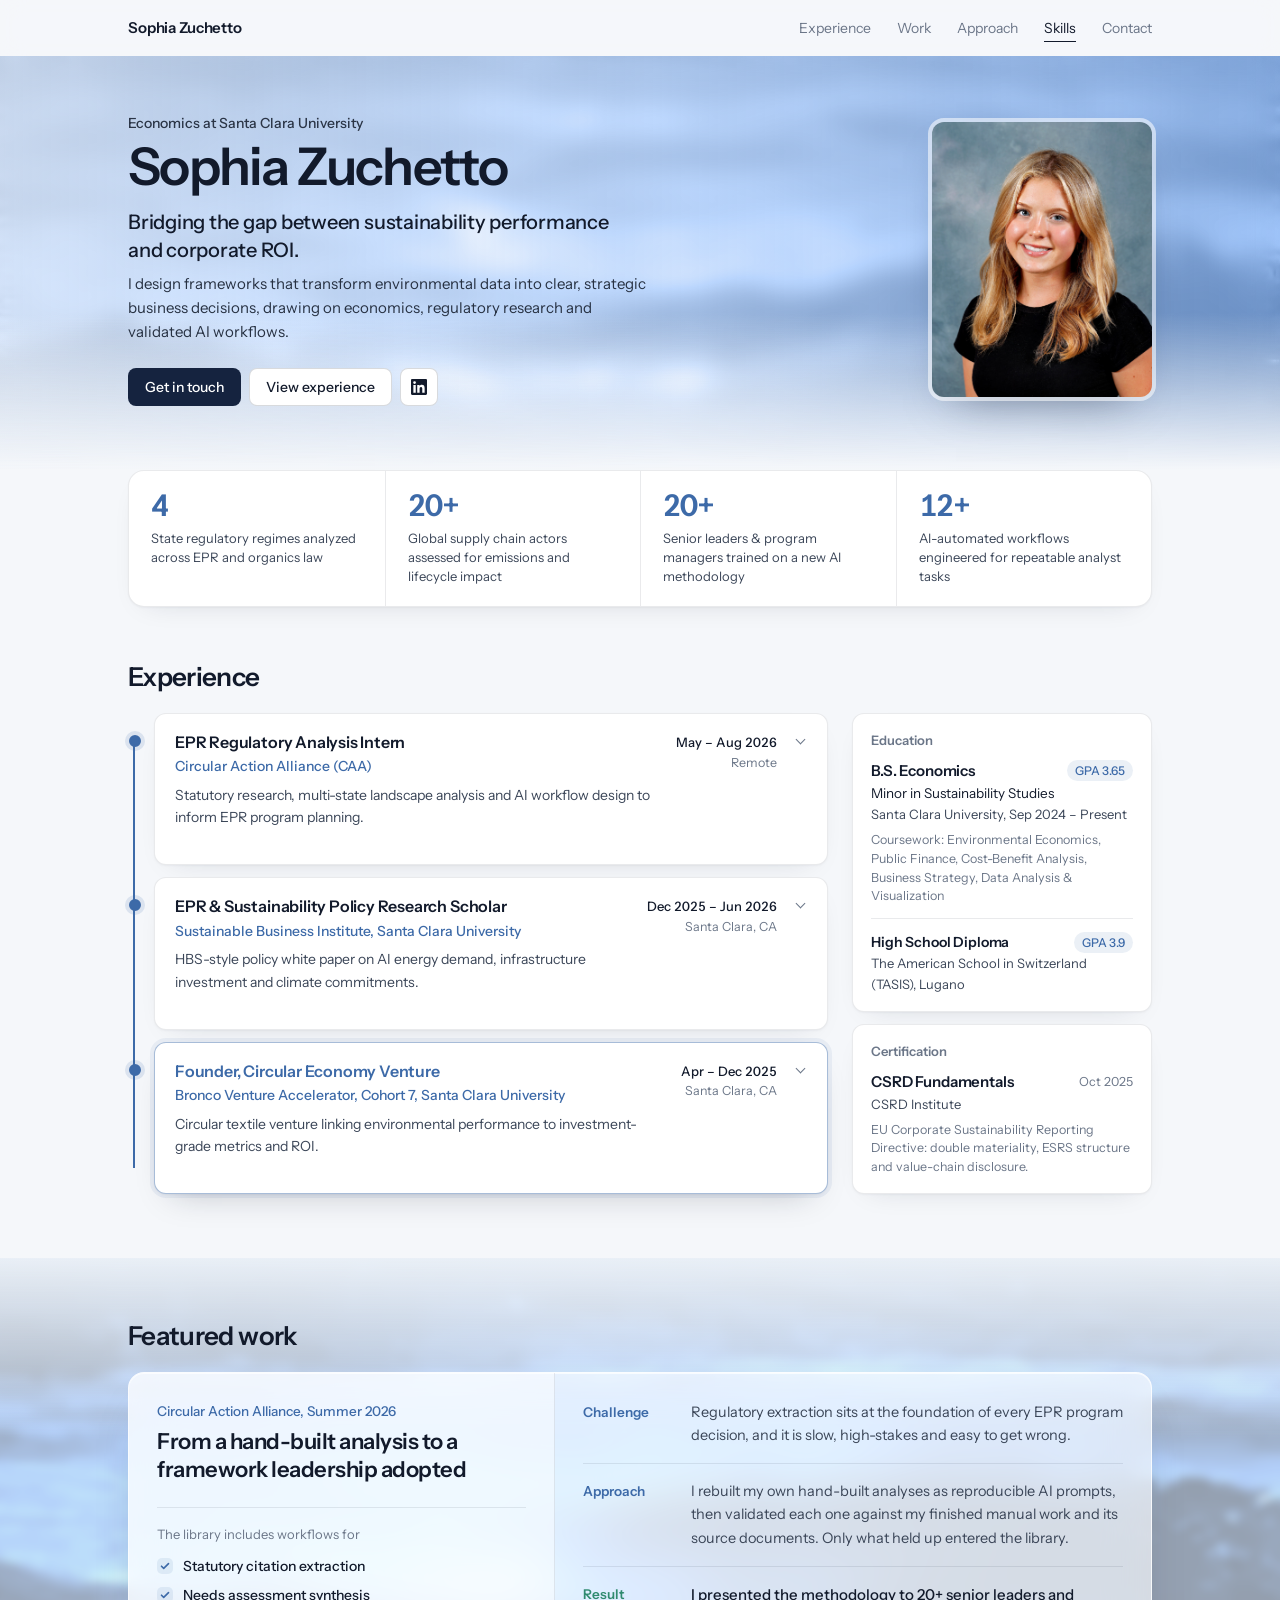
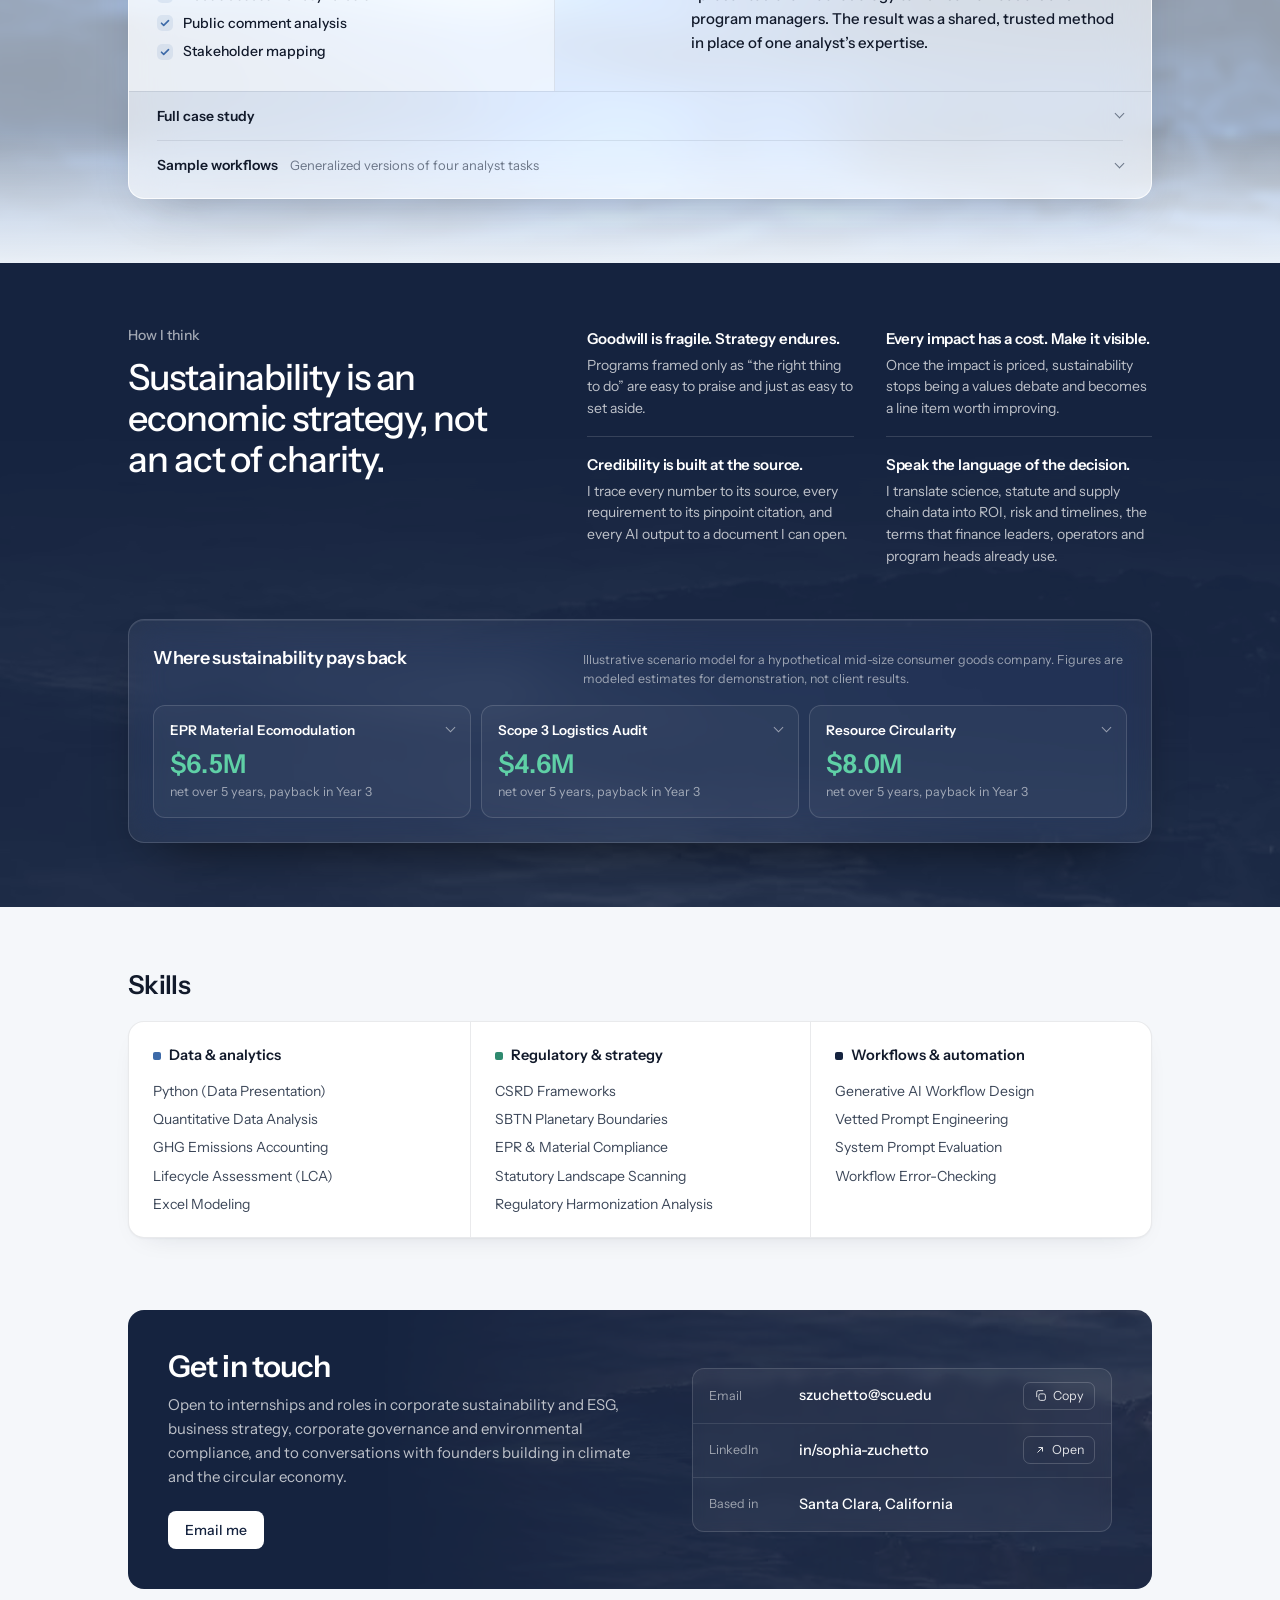
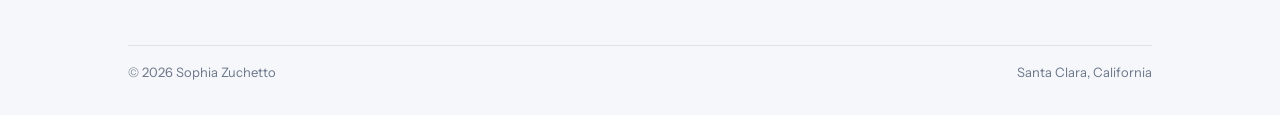
<file: index.html>
<!DOCTYPE html>
<html lang="en">
<head>
  <meta charset="UTF-8" />
  <meta name="viewport" content="width=device-width, initial-scale=1.0" />
  <title>Sophia Zuchetto · Sustainability, Strategy &amp; Regulatory Analysis</title>
  <meta name="description" content="Sophia Zuchetto: economics student at Santa Clara University bridging sustainability performance and corporate ROI through EPR and regulatory analysis, ESG frameworks, data analysis and validated AI workflows." />
  <meta name="theme-color" content="#f7f8fa" />

  <!-- Link previews (LinkedIn, email, messages) -->
  <meta property="og:type" content="website" />
  <meta property="og:url" content="https://sophiazuchetto.com/" />
  <meta property="og:title" content="Sophia Zuchetto · Sustainability, Strategy &amp; Regulatory Analysis" />
  <meta property="og:description" content="Bridging the gap between sustainability performance and corporate ROI." />
  <meta property="og:image" content="https://sophiazuchetto.com/assets/profile.jpg" />
  <meta name="twitter:card" content="summary" />
  <style>
/* =========================================================
   Sophia Zuchetto · personal site
   Plain static CSS, no framework. Design tokens are under :root.
   Page rhythm: paper → white panels → blue-tint band (work)
   → deep navy band (approach) → paper → contact panel.
   ========================================================= */

@font-face {
  font-family: "Instrument Sans";
  src: url("assets/fonts/instrument-sans.woff2") format("woff2");
  font-weight: 400 700;
  font-style: normal;
  font-display: swap;
}

:root {
  --paper: #f5f7fa;        /* page background */
  --surface: #ffffff;      /* panels */
  --tint: #e9eff6;         /* blue-grey band behind Selected work */
  --navy: #15233f;         /* dark band behind How I think */
  --ink: #121a2b;          /* headings */
  --text: #3b4658;         /* body copy */
  --muted: #6b7688;        /* dates, notes */
  --line: rgba(18, 26, 43, 0.09);
  --line-strong: rgba(18, 26, 43, 0.16);
  --steel: #3d6aa8;        /* main accent, matches the wave's tint */
  --steel-soft: rgba(61, 106, 168, 0.1);
  --euc: #2f8a6f;          /* secondary accent: results and savings */

  --radius-lg: 16px;       /* section-level panels */
  --radius: 12px;          /* cards inside sections */
  --radius-sm: 8px;        /* buttons, inner tiles */
  --shadow: 0 1px 2px rgba(18, 26, 43, 0.04), 0 10px 28px -18px rgba(18, 26, 43, 0.18);
  --shadow-hover: 0 1px 2px rgba(18, 26, 43, 0.05), 0 16px 32px -18px rgba(18, 26, 43, 0.26);

  --font: "Instrument Sans", ui-sans-serif, system-ui, -apple-system, "Segoe UI", Roboto, sans-serif;
  --mono: ui-monospace, SFMono-Regular, Menlo, Consolas, monospace;
  --ease: cubic-bezier(0.22, 1, 0.36, 1);
  --header-h: 56px;
}

/* ---------- Reset ---------- */
*, *::before, *::after { box-sizing: border-box; }
html { -webkit-text-size-adjust: 100%; background: var(--paper); }
body, h1, h2, h3, p, ul, ol, dl, dd, figure, pre { margin: 0; }
ul, ol { padding: 0; list-style: none; }
img, video, svg, canvas { display: block; max-width: 100%; }
button { font: inherit; color: inherit; }
a { color: inherit; }

body {
  background: var(--paper);
  color: var(--text);
  font-family: var(--font);
  font-size: 15px;
  line-height: 1.6;
  -webkit-font-smoothing: antialiased;
  -moz-osx-font-smoothing: grayscale;
  overflow-x: hidden;
}

::selection { background: rgba(61, 106, 168, 0.18); color: var(--ink); }
:focus-visible { outline: 2px solid var(--steel); outline-offset: 2px; border-radius: 6px; }

.skip-link {
  position: absolute; left: 16px; top: -56px; z-index: 100;
  padding: 8px 14px; border-radius: 6px;
  background: var(--ink); color: #fff; font-size: 14px; text-decoration: none;
  transition: top 0.2s var(--ease);
}
.skip-link:focus { top: 12px; }

.sr-only {
  position: absolute; width: 1px; height: 1px; padding: 0; margin: -1px;
  overflow: hidden; clip: rect(0, 0, 0, 0); white-space: nowrap; border: 0;
}

.container { width: 100%; max-width: 1080px; margin: 0 auto; padding: 0 28px; }
@media (max-width: 640px) { .container { padding: 0 16px; } }

.panel {
  background: var(--surface);
  border: 1px solid var(--line);
  border-radius: var(--radius-lg);
  box-shadow: var(--shadow);
}

.chevron {
  flex-shrink: 0; width: 7px; height: 7px;
  border-right: 1.5px solid currentColor; border-bottom: 1.5px solid currentColor;
  transform: translateY(-2px) rotate(45deg);
  transition: transform 0.3s var(--ease);
}
[aria-expanded="true"] .chevron { transform: translateY(1px) rotate(-135deg); }

.chip {
  display: inline-flex; align-items: center;
  padding: 1px 8px; border-radius: 999px;
  background: var(--steel-soft); color: var(--steel);
  font-size: 12px; font-weight: 500;
}

/* ---------- Header ---------- */
.site-header {
  position: sticky; top: 0; z-index: 50;
  background: rgba(245, 247, 250, 0.8);
  -webkit-backdrop-filter: saturate(160%) blur(12px);
  backdrop-filter: saturate(160%) blur(12px);
  transition: box-shadow 0.3s, background 0.3s;
}
.site-header.is-scrolled,
.site-header.menu-open { background: rgba(245, 247, 250, 0.94); box-shadow: 0 1px 0 var(--line); }

.nav { display: flex; align-items: center; justify-content: space-between; gap: 24px; height: var(--header-h); }
.brand { font-size: 15px; font-weight: 600; letter-spacing: -0.01em; color: var(--ink); text-decoration: none; }

.nav-links { display: none; align-items: center; gap: 26px; }
@media (min-width: 860px) { .nav-links { display: flex; } }
.nav-link { position: relative; padding: 4px 0; font-size: 14px; color: var(--muted); text-decoration: none; transition: color 0.2s; }
.nav-link::after {
  content: ""; position: absolute; left: 0; right: 0; bottom: -1px; height: 1.5px;
  background: var(--ink); transform: scaleX(0); transform-origin: left;
  transition: transform 0.3s var(--ease);
}
.nav-link:hover, .nav-link.is-active { color: var(--ink); }
.nav-link:hover::after, .nav-link.is-active::after { transform: scaleX(1); }

.menu-btn {
  display: inline-grid; place-content: center; gap: 5px;
  width: 36px; height: 36px; margin-right: -8px;
  border: 0; border-radius: 8px; background: transparent; cursor: pointer;
}
.menu-btn span { display: block; width: 18px; height: 1.5px; border-radius: 2px; background: var(--ink); transition: transform 0.25s var(--ease); }
.menu-btn[aria-expanded="true"] span:first-child { transform: translateY(3.25px) rotate(45deg); }
.menu-btn[aria-expanded="true"] span:last-child { transform: translateY(-3.25px) rotate(-45deg); }
@media (min-width: 860px) { .menu-btn { display: none; } }

.mobile-menu {
  display: flex; flex-direction: column; padding: 0 16px 12px;
  opacity: 0; transform: translateY(-6px);
  transition: opacity 0.2s, transform 0.2s var(--ease);
}
.mobile-menu.is-open { opacity: 1; transform: none; }
.mobile-menu[hidden] { display: none; }
@media (min-width: 860px) { .mobile-menu { display: none; } }
.mobile-menu a { padding: 11px 0; border-bottom: 1px solid var(--line); font-size: 15px; font-weight: 500; color: var(--ink); text-decoration: none; }
.mobile-menu a:last-child { border-bottom: 0; }

/* ---------- Buttons: slight lift, soft sheen, press ---------- */
.btn {
  position: relative;
  display: inline-flex; align-items: center; justify-content: center; gap: 7px;
  height: 38px; padding: 0 16px;
  overflow: hidden; isolation: isolate;
  border: 1px solid transparent; border-radius: var(--radius-sm);
  font-size: 14px; font-weight: 500; line-height: 1;
  text-decoration: none; white-space: nowrap; cursor: pointer;
  transition: transform 0.2s var(--ease), box-shadow 0.2s var(--ease), background 0.2s, border-color 0.2s, color 0.2s;
}
.btn::after {
  content: ""; position: absolute; inset: 0; z-index: -1; pointer-events: none;
  background: linear-gradient(110deg, transparent 35%, rgba(255, 255, 255, 0.22) 50%, transparent 65%);
  transform: translateX(-120%);
  transition: transform 0.7s var(--ease);
}
.btn:hover { transform: translateY(-1px); box-shadow: 0 6px 14px -8px rgba(18, 26, 43, 0.4); }
.btn:hover::after { transform: translateX(120%); }
.btn:active { transform: translateY(0) scale(0.98); box-shadow: none; transition-duration: 0.08s; }

.btn-dark { background: var(--navy); color: #fff; }
.btn-dark:hover { background: #1f3156; }
.btn-light { background: var(--surface); border-color: var(--line-strong); color: var(--ink); }
.btn-light::after { background: linear-gradient(110deg, transparent 35%, rgba(61, 106, 168, 0.1) 50%, transparent 65%); }
.btn-light:hover { border-color: rgba(18, 26, 43, 0.26); }
.btn-icon { width: 38px; padding: 0; background: var(--surface); border-color: var(--line-strong); color: var(--ink); }
.btn-icon:hover { color: #0a66c2; }
.btn-sm { height: 30px; padding: 0 11px; font-size: 12.5px; border-radius: 7px; }

/* ---------- Hero ---------- */
.hero { position: relative; isolation: isolate; overflow: hidden; background: var(--paper); }
.hero-media { position: absolute; inset: 0; z-index: 0; overflow: hidden; pointer-events: none; }
#hero-video {
  position: absolute; inset: 0; width: 100%; height: 100%;
  object-fit: cover;
  opacity: 0;
  transform: translateX(8%) scale(1.25);
  transition: opacity 1.4s ease;
  will-change: transform;
}
#hero-video.is-playing { opacity: 0.6; }

/* Blur, tint and veil sit above the video as siblings */
.hero-layer { position: absolute; inset: 0; z-index: 1; pointer-events: none; }
.hero-blur { -webkit-backdrop-filter: blur(12px); backdrop-filter: blur(12px); }
.hero-tint { background: #4a74b0; mix-blend-mode: color; }
.hero-veil {
  background:
    linear-gradient(180deg, transparent 62%, var(--paper) 100%),
    linear-gradient(90deg, rgba(245, 247, 250, 0.66) 0%, rgba(245, 247, 250, 0.36) 55%, rgba(245, 247, 250, 0.12) 100%);
}

.hero-grid {
  position: relative; z-index: 2;
  display: grid; grid-template-columns: minmax(0, 1fr) 220px;
  align-items: center; gap: 48px;
  padding-top: 56px; padding-bottom: 64px;
}
.hero-label { font-size: 14px; font-weight: 500; color: #2b3546; }
.hero-name {
  margin-top: 6px;
  font-size: clamp(36px, 4.6vw, 52px);
  font-weight: 600; line-height: 1.04; letter-spacing: -0.032em;
  color: var(--ink);
}
.hero-lede {
  margin-top: 14px; max-width: 32rem;
  font-size: clamp(17px, 1.7vw, 20px);
  font-weight: 500; line-height: 1.4; letter-spacing: -0.012em;
  color: var(--ink);
}
.hero-blurb { margin-top: 8px; max-width: 33rem; font-size: 15px; line-height: 1.6; color: #273142; }
.hero-actions { display: flex; flex-wrap: wrap; align-items: center; gap: 8px; margin-top: 24px; }

.portrait {
  justify-self: end; width: 100%;
  aspect-ratio: 4 / 5; overflow: hidden;
  border-radius: var(--radius);
  background: #e3e8ef;
  box-shadow: 0 0 0 4px rgba(255, 255, 255, 0.55), 0 22px 44px -24px rgba(18, 26, 43, 0.5);
}
.portrait img { width: 100%; height: 100%; object-fit: cover; object-position: 50% 25%; transition: transform 0.6s var(--ease); }
.portrait:hover img { transform: scale(1.03); }

@media (max-width: 760px) {
  .hero-grid { grid-template-columns: 1fr; gap: 20px; padding-top: 24px; padding-bottom: 40px; }
  .portrait { order: -1; justify-self: start; width: 104px; border-radius: 10px; }
}

/* ---------- Highlights: one panel, four figures ---------- */
.stats {
  display: grid; grid-template-columns: repeat(4, minmax(0, 1fr));
  background: var(--surface);
  border: 1px solid var(--line); border-radius: var(--radius-lg);
  box-shadow: var(--shadow);
  overflow: hidden;
}
.stat { position: relative; display: flex; flex-direction: column; padding: 20px 22px; }
.stat + .stat { border-left: 1px solid var(--line); }
.stat dd {
  order: -1;
  font-size: 30px; font-weight: 600; line-height: 1; letter-spacing: -0.03em;
  color: var(--steel); font-variant-numeric: tabular-nums;
}
.stat dt { margin-top: 8px; font-size: 13px; line-height: 1.45; color: var(--text); }
@media (max-width: 760px) {
  .stats { grid-template-columns: repeat(2, minmax(0, 1fr)); }
  .stat { padding: 16px; }
  .stat + .stat { border-left: 0; }
  .stat:nth-child(even) { border-left: 1px solid var(--line); }
  .stat:nth-child(n+3) { border-top: 1px solid var(--line); }
  .stat dd { font-size: 26px; }
}

/* ---------- Sections ---------- */
.section { padding: 64px 0; }
.highlights + .section { padding-top: 56px; }
.section-last { padding-top: 8px; padding-bottom: 56px; }
.section-title {
  margin-bottom: 20px;
  font-size: 26px; font-weight: 600; line-height: 1.15; letter-spacing: -0.025em;
  color: var(--ink);
}
@media (max-width: 640px) {
  .section { padding: 44px 0; }
  .highlights + .section { padding-top: 40px; }
  .section-title { font-size: 22px; margin-bottom: 16px; }
}

/* ---------- Experience: timeline of roles + education sidebar ---------- */
.exp-grid { display: grid; grid-template-columns: minmax(0, 1fr) 300px; gap: 24px; align-items: stretch; }
@media (max-width: 900px) { .exp-grid { grid-template-columns: 1fr; } }

.timeline { position: relative; display: flex; flex-direction: column; gap: 12px; padding-left: 26px; }
/* Roles share any spare height so the last card ends level with the sidebar */
.timeline > .role { flex: 1 0 auto; }
.timeline::before {
  content: ""; position: absolute; left: 5px; top: 26px; bottom: 26px;
  width: 1.5px; background: var(--line-strong);
}
.role {
  position: relative;
  background: var(--surface);
  border: 1px solid var(--line); border-radius: var(--radius);
  box-shadow: var(--shadow);
  transition: box-shadow 0.25s var(--ease), border-color 0.25s;
}
.role::before {
  content: ""; position: absolute; left: -26px; top: 21px;
  width: 12px; height: 12px; border-radius: 50%;
  background: var(--paper); border: 2px solid var(--steel);
  transition: background 0.3s, box-shadow 0.3s;
}
/* The role the line has just reached lights up; its dot sends out one soft pulse */
.role.is-active {
  border-color: rgba(61, 106, 168, 0.45);
  box-shadow: 0 0 0 4px rgba(61, 106, 168, 0.08), var(--shadow-hover);
}
.role.is-active .role-title { color: var(--steel); }
.role-title { transition: color 0.3s; }
.role::after {
  content: ""; position: absolute; left: -26px; top: 21px;
  width: 12px; height: 12px; border-radius: 50%;
  border: 2px solid var(--steel);
  opacity: 0; pointer-events: none;
}
.role.is-reached::after { animation: dot-pulse 0.9s var(--ease) 1; }
@keyframes dot-pulse {
  from { opacity: 0.7; transform: scale(1); }
  to { opacity: 0; transform: scale(2.6); }
}
@media (max-width: 640px) { .role::after { left: -21px; width: 10px; height: 10px; } }
/* A role's dot fills in once the blue line reaches it */
.role.is-reached::before, html:not(.js) .role::before { background: var(--steel); box-shadow: 0 0 0 4px rgba(61, 106, 168, 0.14); }
.role:hover { box-shadow: var(--shadow-hover); border-color: var(--line-strong); }

.role-toggle {
  display: grid; grid-template-columns: minmax(0, 1fr) auto 10px; align-items: start; gap: 20px;
  width: 100%; padding: 16px 20px;
  border: 0; border-radius: var(--radius); background: transparent;
  text-align: left; cursor: pointer;
}
.role-main { display: flex; flex-direction: column; min-width: 0; }
.role-title { font-size: 16px; font-weight: 600; letter-spacing: -0.012em; color: var(--ink); }
.role-org { font-size: 14px; font-weight: 500; color: var(--steel); }
.role-summary { margin-top: 6px; font-size: 14px; color: var(--text); }
.role-meta { display: flex; flex-direction: column; align-items: flex-end; padding-top: 2px; text-align: right; }
.role-date { font-size: 13px; font-weight: 500; color: var(--ink); white-space: nowrap; font-variant-numeric: tabular-nums; }
.role-place { font-size: 12.5px; color: var(--muted); white-space: nowrap; }
.role-toggle > .chevron { margin-top: 8px; color: var(--muted); }
@media (max-width: 640px) {
  .timeline { padding-left: 20px; }
  .timeline::before, .timeline-fill { left: 3px; }
  .role::before { left: -21px; width: 10px; height: 10px; }
  .role-toggle { grid-template-columns: minmax(0, 1fr) 10px; gap: 4px 12px; padding: 14px 16px; }
  .role-meta { grid-column: 1; grid-row: 1; flex-direction: row; gap: 8px; align-items: baseline; text-align: left; }
  .role-main { grid-column: 1; grid-row: 2; }
  .role-toggle > .chevron { grid-column: 2; grid-row: 1 / 3; align-self: center; margin: 0; }
  .role-date, .role-place { font-size: 12px; }
}

/* Dropdown panels: height animates with a grid-rows transition */
.role-panel, .drawer-panel {
  display: grid; grid-template-rows: 0fr; opacity: 0;
  transition: grid-template-rows 0.3s var(--ease), opacity 0.25s;
}
.role-panel.is-open, .drawer-panel.is-open { grid-template-rows: 1fr; opacity: 1; }
.role-panel[hidden], .drawer-panel[hidden] { display: none; }
.role-panel > div, .drawer-panel > div { min-height: 0; overflow: hidden; }
.role-panel > div { padding: 0 20px; }
.role-panel > div::after { content: ""; display: block; height: 18px; }
@media (max-width: 640px) { .role-panel > div { padding: 0 16px; } }

.bullets { display: grid; gap: 8px; padding-top: 14px; border-top: 1px solid var(--line); }
.bullets li { position: relative; padding-left: 16px; font-size: 14px; line-height: 1.6; color: var(--text); }
.bullets li::before {
  content: ""; position: absolute; left: 2px; top: 0.66em;
  width: 5px; height: 5px; border-radius: 50%; background: var(--steel); opacity: 0.55;
}
.bullets strong { font-weight: 600; color: var(--ink); }

/* Sidebar matches the timeline's height; once a role is opened it sticks while scrolling instead */
.exp-aside { display: flex; flex-direction: column; gap: 12px; }
.exp-aside > .side-card:last-child { flex: 1 0 auto; }
.exp-grid:has(.role-toggle[aria-expanded="true"]) .exp-aside { align-self: start; position: sticky; top: calc(var(--header-h) + 16px); }
@media (max-width: 900px) {
  .exp-aside { display: grid; grid-template-columns: 1fr 1fr; }
  .exp-grid:has(.role-toggle[aria-expanded="true"]) .exp-aside { position: static; }
}
@media (max-width: 640px) { .exp-aside { grid-template-columns: 1fr; } }
.side-card { padding: 16px 18px; border-radius: var(--radius); }
.side-title { margin-bottom: 8px; font-size: 13px; font-weight: 600; color: var(--muted); }
.edu-row { display: flex; align-items: center; justify-content: space-between; gap: 10px; }
.edu-title { font-size: 15px; font-weight: 600; color: var(--ink); letter-spacing: -0.01em; }
.edu-sub { font-size: 13.5px; color: var(--ink); }
.edu-meta { font-size: 13px; color: var(--text); }
.edu-date { font-size: 12.5px; color: var(--muted); white-space: nowrap; }
.edu-note { margin-top: 6px; font-size: 12.5px; line-height: 1.5; color: var(--muted); }
.edu-minor { margin-top: 12px; padding-top: 12px; border-top: 1px solid var(--line); }
.edu-minor .edu-title { font-size: 14px; }

/* ---------- Scroll reveals (Experience). Only active when JS has run. ---------- */
.js .reveal {
  opacity: 0; translate: 0 18px;
  transition: opacity 0.6s var(--ease) var(--d, 0ms), translate 0.7s var(--ease) var(--d, 0ms), box-shadow 0.25s var(--ease), border-color 0.25s;
}
.js .reveal.is-visible { opacity: 1; translate: 0 0; }
.js .reveal-side { opacity: 0; translate: 28px 0; transition: opacity 0.7s var(--ease) 0.25s, translate 0.8s var(--ease) 0.25s; }
.js .reveal-side.is-visible { opacity: 1; translate: 0 0; }
/* Stacked layout: slide up instead of in from the right, so the panel never sits past the screen edge */
@media (max-width: 900px) { .js .reveal-side { translate: 0 16px; } }

/* ---------- Pinned Experience section ----------
   The inner block sticks below the header while the spacer scrolls past;
   JS turns this off (.no-pin) on phones, short windows and Reduce Motion. */
.exp-sticky { position: sticky; top: calc(var(--header-h) + 24px); }
.exp-spacer { height: 75vh; }
.exp-section.no-pin .exp-sticky, html:not(.js) .exp-sticky { position: static; }
.exp-section.no-pin .exp-spacer, html:not(.js) .exp-spacer { display: none; }

/* Blue progress line over the grey track; --fill (0 to 1) is set by JS */
.timeline-fill {
  position: absolute; left: 5px; top: 26px; bottom: 26px; width: 1.5px;
  background: var(--steel);
  transform: scaleY(var(--fill, 0)); transform-origin: top;
  transition: transform 0.15s linear;
}
html:not(.js) .timeline-fill { transform: none; }

/* ---------- Selected work: blue-tint band with one case study panel ---------- */
.section-tint { position: relative; isolation: isolate; overflow: hidden; background: var(--tint); }
/* The hero's wave, recolored blue and softened, fading out at the top and bottom of the band */
.section-tint::before {
  content: ""; position: absolute; inset: -130px -24px; z-index: -1;
  transform: translate3d(0, var(--par, 0px), 0);  /* parallax, set by JS */
  background: url("assets/wave-poster.jpg") center 65% / cover no-repeat;
  filter: grayscale(1) sepia(1) hue-rotate(178deg) saturate(2.8) brightness(1.08) blur(5px);
  opacity: 0.42;
}
/* Fixed fade at the band's top and bottom edges (stays put while the wave drifts) */
.section-tint::after {
  content: ""; position: absolute; inset: 0; z-index: -1; pointer-events: none;
  background: linear-gradient(180deg, var(--tint) 0%, rgba(233, 239, 246, 0) 30%, rgba(233, 239, 246, 0) 78%, var(--tint) 100%);
}
.case { overflow: hidden; }
.section-tint .case {
  background: rgba(255, 255, 255, 0.62);
  -webkit-backdrop-filter: blur(22px) saturate(1.4);
  backdrop-filter: blur(22px) saturate(1.4);
  border-color: rgba(255, 255, 255, 0.8);
  box-shadow: inset 0 1px 0 rgba(255, 255, 255, 0.7), 0 24px 48px -26px rgba(18, 26, 43, 0.35);
}
.case-grid { display: grid; grid-template-columns: minmax(0, 5fr) minmax(0, 7fr); }
.case-head { padding: 28px; background: rgba(255, 255, 255, 0.45); border-right: 1px solid var(--line); }
.case-org { font-size: 13.5px; font-weight: 500; color: var(--steel); }
.case-title { margin-top: 6px; font-size: 22px; font-weight: 600; line-height: 1.25; letter-spacing: -0.022em; color: var(--ink); }
.case-built { margin-top: 24px; padding-top: 16px; border-top: 1px solid var(--line); }
.case-built-title { font-size: 13px; color: var(--muted); }
.case-built ul { display: grid; gap: 6px; margin-top: 10px; }
.case-built li { display: flex; align-items: center; gap: 10px; font-size: 14px; font-weight: 500; color: var(--ink); }
.case-built li::before {
  content: ""; flex-shrink: 0; width: 16px; height: 16px; border-radius: 5px;
  background: var(--steel-soft) url("data:image/svg+xml,%3Csvg xmlns='http://www.w3.org/2000/svg' viewBox='0 0 16 16'%3E%3Cpath d='M4.5 8.2l2.2 2.2 4.8-4.8' fill='none' stroke='%233d6aa8' stroke-width='1.6' stroke-linecap='round' stroke-linejoin='round'/%3E%3C/svg%3E") center / 16px no-repeat;
}

.case-story { padding: 12px 28px; }
.case-story > div { display: grid; grid-template-columns: 92px minmax(0, 1fr); gap: 16px; padding: 16px 0; }
.case-story > div + div { border-top: 1px solid var(--line); }
.case-story dt { padding-top: 1px; font-size: 13.5px; font-weight: 600; color: var(--steel); }
.case-story dd { font-size: 14.5px; line-height: 1.6; color: var(--text); }
.case-story .is-result dt { color: var(--euc); }
.case-story .is-result dd { font-size: 15px; font-weight: 500; color: var(--ink); }
@media (max-width: 860px) {
  .case-grid { grid-template-columns: 1fr; }
  .case-head { border-right: 0; border-bottom: 1px solid var(--line); }
}
@media (max-width: 640px) {
  .case-head { padding: 20px 18px; }
  .case-title { font-size: 19px; }
  .case-story { padding: 4px 18px; }
  .case-story > div { grid-template-columns: 1fr; gap: 2px; padding: 14px 0; }
}

.case-drawers { padding: 0 28px 8px; border-top: 1px solid var(--line); }
.case-drawers .drawer:first-child { border-top: 0; }
@media (max-width: 640px) { .case-drawers { padding: 0 18px 6px; } }
.drawer { border-top: 1px solid var(--line); }
.drawer-toggle {
  display: flex; align-items: center; gap: 12px;
  width: 100%; padding: 13px 0;
  border: 0; background: transparent; text-align: left; cursor: pointer;
  color: var(--ink);
}
.drawer-toggle > span:first-child { font-size: 14px; font-weight: 600; transition: color 0.2s; }
.drawer-toggle:hover > span:first-child { color: var(--steel); }
.drawer-hint { font-size: 13px; color: var(--muted); }
.drawer-toggle .chevron { margin-left: auto; color: var(--muted); }
.drawer:last-child .drawer-panel > div::after { content: ""; display: block; height: 4px; }
.case-drawers .drawer-panel > div::after { content: ""; display: block; height: 14px; }
@media (max-width: 520px) { .drawer-hint { display: none; } }

.case-full { display: grid; gap: 10px; max-width: 46rem; }
.case-full p { font-size: 14px; line-height: 1.65; color: var(--text); }
.case-full strong { font-weight: 600; color: var(--ink); }

.note { font-size: 13px; line-height: 1.55; color: var(--muted); }

.workflow { margin-top: 10px; overflow: hidden; border: 1px solid var(--line); border-radius: var(--radius-sm); background: var(--surface); }
.wf-bar { display: flex; align-items: center; gap: 10px; padding: 6px 6px 6px 4px; border-bottom: 1px solid var(--line); background: var(--paper); }
.wf-tabs { display: flex; gap: 2px; flex: 1; min-width: 0; overflow-x: auto; scrollbar-width: none; }
.wf-tabs::-webkit-scrollbar { display: none; }
.wf-tab {
  flex-shrink: 0; padding: 5px 10px;
  border: 0; border-radius: 6px; background: transparent;
  font-size: 12.5px; color: var(--muted); cursor: pointer;
  transition: background 0.2s, color 0.2s;
}
.wf-tab:hover { color: var(--ink); }
.wf-tab[aria-selected="true"] { background: var(--steel-soft); color: var(--steel); font-weight: 500; }
.prompt {
  max-height: 300px; padding: 12px 16px 16px; overflow: auto;
  font-family: var(--mono); font-size: 12px; line-height: 1.65; color: #334155;
  white-space: pre-wrap; word-break: break-word;
}

/* ---------- How I think: deep navy band ---------- */
.section-dark { position: relative; isolation: isolate; overflow: hidden; background: var(--navy); color: rgba(255, 255, 255, 0.78); }
.section-dark::before {
  content: ""; position: absolute; inset: -140px 0; z-index: -1;
  transform: translate3d(0, var(--par, 0px), 0);  /* parallax, set by JS */
  background: url("assets/wave-poster.jpg") center 70% / cover no-repeat;
  filter: grayscale(1);
  opacity: 0.2; mix-blend-mode: screen;
  -webkit-mask-image: linear-gradient(180deg, transparent 25%, #000 85%);
  mask-image: linear-gradient(180deg, transparent 25%, #000 85%);
}
.section-dark .section-title { margin-bottom: 14px; font-size: 14px; font-weight: 500; letter-spacing: 0; color: rgba(255, 255, 255, 0.6); }
.approach-grid { display: grid; grid-template-columns: minmax(0, 5fr) minmax(0, 7fr); gap: 56px; align-items: start; }
.thesis {
  font-size: clamp(26px, 3.2vw, 36px);
  font-weight: 500; line-height: 1.15; letter-spacing: -0.03em;
  color: #fff;
}
.principles { display: grid; grid-template-columns: repeat(2, minmax(0, 1fr)); column-gap: 32px; }
.principles li { padding: 16px 0; border-top: 1px solid rgba(255, 255, 255, 0.14); }
.principles li:nth-child(-n+2) { padding-top: 0; border-top: 0; }
.principles h3 { font-size: 15px; font-weight: 600; letter-spacing: -0.01em; color: #fff; }
.principles p { margin-top: 4px; font-size: 14px; line-height: 1.55; color: rgba(255, 255, 255, 0.72); }
@media (max-width: 860px) {
  .approach-grid { grid-template-columns: 1fr; gap: 24px; }
}
@media (max-width: 640px) {
  .principles { grid-template-columns: 1fr; }
  .principles li:nth-child(2) { padding-top: 16px; border-top: 1px solid rgba(255, 255, 255, 0.14); }
}

.roi-card {
  margin-top: 36px; padding: 24px;
  background: rgba(255, 255, 255, 0.06);
  border: 1px solid rgba(255, 255, 255, 0.14);
  -webkit-backdrop-filter: blur(18px) saturate(1.3);
  backdrop-filter: blur(18px) saturate(1.3);
  box-shadow: inset 0 1px 0 rgba(255, 255, 255, 0.08), 0 28px 56px -30px rgba(0, 0, 0, 0.7);
  color: rgba(255, 255, 255, 0.75);
}
.roi-head { display: flex; flex-wrap: wrap; align-items: baseline; justify-content: space-between; gap: 6px 24px; }
.roi-title { font-size: 18px; font-weight: 600; letter-spacing: -0.015em; color: #fff; }
.roi-sub { max-width: 34rem; font-size: 12.5px; line-height: 1.5; color: rgba(255, 255, 255, 0.55); }

.roi-options { display: grid; grid-template-columns: repeat(3, minmax(0, 1fr)); gap: 10px; margin-top: 16px; }
.roi-opt {
  position: relative;
  display: flex; flex-direction: column; align-items: flex-start;
  padding: 14px 16px 15px;
  border: 1px solid rgba(255, 255, 255, 0.14); border-radius: var(--radius);
  background: rgba(255, 255, 255, 0.04); color: #fff;
  text-align: left; cursor: pointer;
  transition: border-color 0.2s, background 0.2s, box-shadow 0.2s, transform 0.2s var(--ease);
}
.roi-opt::after {
  content: ""; position: absolute; top: 18px; right: 16px;
  width: 7px; height: 7px;
  border-right: 1.5px solid rgba(255, 255, 255, 0.5); border-bottom: 1.5px solid rgba(255, 255, 255, 0.5);
  transform: rotate(45deg); transition: transform 0.3s var(--ease);
}
.roi-opt:hover { border-color: rgba(255, 255, 255, 0.3); background: rgba(255, 255, 255, 0.08); transform: translateY(-1px); }
.roi-opt[aria-pressed="true"] { border-color: #7fa6dc; background: rgba(127, 166, 220, 0.12); box-shadow: inset 0 0 0 1px #7fa6dc; }
.roi-opt[aria-pressed="true"]::after { transform: translateY(3px) rotate(-135deg); border-color: #a9c4ea; }
.opt-name { padding-right: 20px; font-size: 13.5px; font-weight: 600; color: #fff; }
.opt-value { margin-top: 10px; font-size: 26px; font-weight: 600; line-height: 1; letter-spacing: -0.03em; color: #5fd0a6; font-variant-numeric: tabular-nums; }
.opt-meta { margin-top: 5px; font-size: 12.5px; color: rgba(255, 255, 255, 0.55); }

.roi-card .drawer-panel > div::before { content: ""; display: block; height: 20px; }
.roi-body { display: grid; grid-template-columns: 230px minmax(0, 1fr); gap: 28px; padding-top: 20px; border-top: 1px solid rgba(255, 255, 255, 0.12); }
.roi-desc { font-size: 13.5px; line-height: 1.6; color: rgba(255, 255, 255, 0.75); }
.roi-kpis { display: grid; gap: 12px; margin-top: 16px; }
.roi-kpis dt { font-size: 12px; line-height: 1.35; color: rgba(255, 255, 255, 0.55); }
.roi-kpis dd { margin-top: 2px; font-size: 17px; font-weight: 600; color: #fff; font-variant-numeric: tabular-nums; }
.roi-legend { display: flex; flex-wrap: wrap; gap: 16px; margin-bottom: 6px; font-size: 12.5px; color: rgba(255, 255, 255, 0.75); }
.roi-legend span { display: inline-flex; align-items: center; gap: 6px; }
.sw { display: inline-block; width: 9px; height: 9px; border-radius: 2px; }
.sw-cost { background: #7fa6dc; }
.sw-savings { background: #4fc39a; }
.roi-chart-wrap { position: relative; height: 230px; }
@media (max-width: 760px) {
  .roi-card { padding: 18px 16px; }
  .roi-options { grid-template-columns: 1fr; gap: 8px; }
  .roi-opt { display: grid; grid-template-columns: minmax(0, 1fr) auto; align-items: baseline; column-gap: 12px; padding: 12px 14px; }
  .roi-opt::after { top: 50%; margin-top: -5px; }
  .opt-name { grid-column: 1; }
  .opt-value { grid-column: 2; grid-row: 1 / 3; align-self: center; margin: 0 22px 0 0; font-size: 20px; }
  .opt-meta { grid-column: 1; margin-top: 1px; }
  .roi-body { grid-template-columns: 1fr; gap: 14px; }
  .roi-kpis { grid-template-columns: 1fr 1fr; }
  .roi-chart-wrap { height: 200px; }
}

/* ---------- Skills: one panel, three columns ---------- */
.skills { display: grid; grid-template-columns: repeat(3, minmax(0, 1fr)); overflow: hidden; }
.skill-col { padding: 22px 24px; }
.skill-col + .skill-col { border-left: 1px solid var(--line); }
.skill-col h3 { display: flex; align-items: center; gap: 8px; font-size: 14.5px; font-weight: 600; color: var(--ink); }
.skill-col h3::before { content: ""; width: 8px; height: 8px; border-radius: 2px; background: var(--steel); }
.skill-col:nth-child(2) h3::before { background: var(--euc); }
.skill-col:nth-child(3) h3::before { background: var(--navy); }
.skill-col ul { display: grid; gap: 6px; margin-top: 12px; }
.skill-col li { font-size: 14px; color: var(--text); }
@media (max-width: 760px) {
  .skills { grid-template-columns: 1fr; }
  .skill-col { padding: 18px; }
  .skill-col + .skill-col { border-left: 0; border-top: 1px solid var(--line); }
}

/* ---------- Contact ---------- */
.contact {
  position: relative; isolation: isolate; overflow: hidden;
  display: grid; grid-template-columns: minmax(0, 1fr) minmax(0, 420px); align-items: center; gap: 48px;
  padding: 40px;
  border-radius: var(--radius-lg);
  background: var(--navy);
  color: rgba(255, 255, 255, 0.75);
}
/* A faint echo of the hero wave on the right side */
.contact::before {
  content: ""; position: absolute; inset: -70px 0; z-index: -1;
  transform: translate3d(0, var(--par, 0px), 0);  /* parallax, set by JS */
  background: url("assets/wave-poster.jpg") right center / cover no-repeat;
  opacity: 0.22; mix-blend-mode: screen;
  -webkit-mask-image: linear-gradient(90deg, transparent 25%, #000 95%);
  mask-image: linear-gradient(90deg, transparent 25%, #000 95%);
}
.contact-title { font-size: 30px; font-weight: 600; line-height: 1.1; letter-spacing: -0.03em; color: #fff; }
.contact-text { max-width: 30rem; margin-top: 10px; font-size: 15px; line-height: 1.6; color: rgba(255, 255, 255, 0.72); }
.contact-copy .btn { margin-top: 22px; }
.btn-white { background: #fff; color: var(--navy); }
.btn-white::after { background: linear-gradient(110deg, transparent 35%, rgba(61, 106, 168, 0.14) 50%, transparent 65%); }
.btn-white:hover { background: #f1f5fb; box-shadow: 0 8px 18px -10px rgba(0, 0, 0, 0.6); }

.contact-list {
  border: 1px solid rgba(255, 255, 255, 0.14); border-radius: var(--radius);
  background: rgba(255, 255, 255, 0.05);
  -webkit-backdrop-filter: blur(6px); backdrop-filter: blur(6px);
}
.contact-list li { display: grid; grid-template-columns: 78px minmax(0, 1fr) auto; align-items: center; gap: 12px; min-height: 54px; padding: 10px 16px; }
.contact-list li + li { border-top: 1px solid rgba(255, 255, 255, 0.1); }
.cl-label { font-size: 12.5px; color: rgba(255, 255, 255, 0.55); }
.cl-value { overflow: hidden; text-overflow: ellipsis; white-space: nowrap; font-size: 14.5px; font-weight: 500; color: #fff; text-decoration: none; }
a.cl-value:hover { text-decoration: underline; text-underline-offset: 3px; text-decoration-color: rgba(255, 255, 255, 0.4); }
.cl-action {
  display: inline-flex; align-items: center; gap: 6px;
  height: 28px; padding: 0 10px;
  border: 1px solid rgba(255, 255, 255, 0.18); border-radius: 7px;
  background: transparent; color: rgba(255, 255, 255, 0.85);
  font-size: 12.5px; text-decoration: none; cursor: pointer;
  transition: background 0.2s, border-color 0.2s, color 0.2s;
}
.cl-action:hover { background: rgba(255, 255, 255, 0.1); border-color: rgba(255, 255, 255, 0.32); color: #fff; }
@media (max-width: 860px) {
  .contact { grid-template-columns: 1fr; gap: 24px; padding: 26px 20px; }
  .contact-title { font-size: 24px; }
  .contact::before { -webkit-mask-image: linear-gradient(180deg, transparent 30%, #000 100%); mask-image: linear-gradient(180deg, transparent 30%, #000 100%); }
}
@media (max-width: 420px) {
  .contact-list li { grid-template-columns: minmax(0, 1fr) auto; row-gap: 0; }
  .cl-label { grid-column: 1 / -1; }
}

.footer { padding: 0 0 32px; }
.footer-row {
  display: flex; flex-wrap: wrap; justify-content: space-between; gap: 8px;
  padding-top: 16px; border-top: 1px solid var(--line);
  font-size: 13px; color: var(--muted);
}

/* ---------- Reduced motion ---------- */
@media (prefers-reduced-motion: reduce) {
  .js .reveal, .js .reveal-side { opacity: 1; translate: none; transition: none; }
  .timeline-fill { transition: none; }
  .role.is-reached::after { animation: none; }
  .btn, .btn::after, .roi-opt, .role, .role::before, .role-panel, .drawer-panel, .portrait img, .mobile-menu, .nav-link::after { transition: none !important; }
  .btn:hover { transform: none; }
}

</style>
  <script>document.documentElement.classList.add('js');</script>
</head>
<body>

  <a href="#main" class="skip-link">Skip to content</a>

  <!-- ================= HEADER ================= -->
  <header class="site-header" id="site-header">
    <nav class="container nav" aria-label="Primary">
      <a href="#top" class="brand">Sophia Zuchetto</a>

      <ul class="nav-links">
        <li><a class="nav-link" href="#experience">Experience</a></li>
        <li><a class="nav-link" href="#work">Work</a></li>
        <li><a class="nav-link" href="#approach">Approach</a></li>
        <li><a class="nav-link" href="#skills">Skills</a></li>
        <li><a class="nav-link" href="#contact">Contact</a></li>
      </ul>

      <button type="button" class="menu-btn" id="menu-btn" aria-expanded="false" aria-controls="mobile-menu" aria-label="Open menu">
        <span></span><span></span>
      </button>
    </nav>

    <div class="mobile-menu" id="mobile-menu" hidden>
      <a href="#experience">Experience</a>
      <a href="#work">Work</a>
      <a href="#approach">Approach</a>
      <a href="#skills">Skills</a>
      <a href="#contact">Contact</a>
    </div>
  </header>

  <main id="main">

    <!-- ================= HERO (the only section with the video) ================= -->
    <section id="top" class="hero">
      <!-- Layer 0: plain video, no CSS filters on the element (Safari can freeze filtered video) -->
      <div class="hero-media" aria-hidden="true">
        <video id="hero-video" autoplay loop muted playsinline webkit-playsinline preload="auto" disablepictureinpicture disableremoteplayback poster="assets/wave-poster.jpg">
          <source src="assets/wave.mp4" type="video/mp4" />
          <source src="assets/wave.webm" type="video/webm" />
        </video>
      </div>
      <!-- Layer 1: blur, steel-blue tint and light veil, each a sibling of the video -->
      <div class="hero-layer hero-blur" aria-hidden="true"></div>
      <div class="hero-layer hero-tint" aria-hidden="true"></div>
      <div class="hero-layer hero-veil" aria-hidden="true"></div>

      <!-- Layer 2: content -->
      <div class="container hero-grid">
        <div class="hero-copy">
          <p class="hero-label">Economics at Santa Clara University</p>
          <h1 class="hero-name">Sophia Zuchetto</h1>
          <p class="hero-lede">Bridging the gap between sustainability performance and corporate ROI.</p>
          <p class="hero-blurb">
            I design frameworks that transform environmental data into clear, strategic business decisions,
            drawing on economics, regulatory research and validated AI workflows.
          </p>
          <div class="hero-actions">
            <a href="#contact" class="btn btn-dark">Get in touch</a>
            <a href="#experience" class="btn btn-light">View experience</a>
            <a href="https://www.linkedin.com/in/sophia-zuchetto" target="_blank" rel="noopener" class="btn btn-icon" aria-label="LinkedIn profile (opens in a new tab)">
              <svg viewBox="0 0 24 24" width="16" height="16" fill="currentColor" aria-hidden="true"><path d="M20.45 20.45h-3.56v-5.57c0-1.33-.02-3.04-1.85-3.04-1.85 0-2.14 1.45-2.14 2.94v5.67H9.34V9h3.42v1.56h.05c.48-.9 1.64-1.85 3.37-1.85 3.6 0 4.27 2.37 4.27 5.46v6.28zM5.34 7.43a2.06 2.06 0 1 1 0-4.13 2.06 2.06 0 0 1 0 4.13zM7.12 20.45H3.56V9h3.56v11.45zM22.22 0H1.77C.79 0 0 .77 0 1.73v20.54C0 23.23.79 24 1.77 24h20.45c.98 0 1.78-.77 1.78-1.73V1.73C24 .77 23.2 0 22.22 0z"/></svg>
            </a>
          </div>
        </div>

        <div class="portrait">
          <img src="assets/profile.jpg" alt="Portrait of Sophia Zuchetto" width="975" height="1366" onerror="this.remove()" />
        </div>
      </div>
    </section>

    <!-- ================= HIGHLIGHTS ================= -->
    <section class="highlights" aria-label="Highlights">
      <div class="container">
        <dl class="stats">
          <div class="stat">
            <dt>State regulatory regimes analyzed across EPR and organics law</dt>
            <dd>4</dd>
          </div>
          <div class="stat">
            <dt>Global supply chain actors assessed for emissions and lifecycle impact</dt>
            <dd>20+</dd>
          </div>
          <div class="stat">
            <dt>Senior leaders &amp; program managers trained on a new AI methodology</dt>
            <dd>20+</dd>
          </div>
          <div class="stat">
            <dt>AI-automated workflows engineered for repeatable analyst tasks</dt>
            <dd>12+</dd>
          </div>
        </dl>
      </div>
    </section>

    <!-- ================= EXPERIENCE ================= -->
    <!-- On larger screens this section pins in place while the timeline fills and the
         roles appear; the spacer below it is the scroll distance that drives that. -->
    <section id="experience" class="section exp-section">
      <div class="exp-sticky">
      <div class="container">
        <h2 class="section-title">Experience</h2>

        <div class="exp-grid">
          <!-- Roles, newest first. The rail on the left is the timeline. -->
          <div class="timeline">
            <span class="timeline-fill" aria-hidden="true"></span>
            <!-- Role: CAA -->
            <article class="role reveal" style="--d: 0ms">
              <button type="button" class="role-toggle" aria-expanded="false" aria-controls="role-caa">
                <span class="role-main">
                  <span class="role-title">EPR Regulatory Analysis Intern</span>
                  <span class="role-org">Circular Action Alliance (CAA)</span>
                  <span class="role-summary">Statutory research, multi-state landscape analysis and AI workflow design to inform EPR program planning.</span>
                </span>
                <span class="role-meta">
                  <span class="role-date">May – Aug 2026</span>
                  <span class="role-place">Remote</span>
                </span>
                <span class="chevron" aria-hidden="true"></span>
              </button>
              <div class="role-panel" id="role-caa" hidden>
                <div>
                  <ul class="bullets">
                    <li>Researched state and local organics regulations across Maryland, Minnesota and Washington (mandatory organics diversion, collection requirements, disposal bans, food service ware bans and education mandates), documenting each requirement with <strong>pinpoint statutory citations</strong> so program teams could trace any claim to its exact source.</li>
                    <li>Built a multi-state landscape scan comparing statutory obligations, <strong>ecomodulation structures</strong>, and covered materials and entities, analyzing where organics mandates constrain, enable or complicate EPR program design, contracting structures and facility operations.</li>
                    <li>Authored a regulatory analysis of <strong>harmonization opportunities</strong> between organics legislation, EPR and climate action planning across Maryland, Minnesota and Maine to inform CAA program planning decisions.</li>
                    <li>Extracted quantitative findings, requirements and recommendations from lengthy state needs assessments and public comment records, verifying every figure against the source document before it entered the analysis.</li>
                    <li>Designed a library of <strong>12+ vetted, reusable AI workflows</strong> (statutory citation extraction, needs assessment synthesis, public comment analysis, stakeholder mapping), validated by working backward from hand-built analysis and error-checking every output against source.</li>
                    <li>Presented the methodology at an executive level and trained <strong>20+ senior company leaders and program managers</strong> to adopt it.</li>
                  </ul>
                </div>
              </div>
            </article>

            <!-- Role: SCU research -->
            <article class="role reveal" style="--d: 120ms">
              <button type="button" class="role-toggle" aria-expanded="false" aria-controls="role-scu">
                <span class="role-main">
                  <span class="role-title">EPR &amp; Sustainability Policy Research Scholar</span>
                  <span class="role-org">Sustainable Business Institute, Santa Clara University</span>
                  <span class="role-summary">HBS-style policy white paper on AI energy demand, infrastructure investment and climate commitments.</span>
                </span>
                <span class="role-meta">
                  <span class="role-date">Dec 2025 – Jun 2026</span>
                  <span class="role-place">Santa Clara, CA</span>
                </span>
                <span class="chevron" aria-hidden="true"></span>
              </button>
              <div class="role-panel" id="role-scu" hidden>
                <div>
                  <ul class="bullets">
                    <li>Co-authored an <strong>HBS-style policy white paper</strong> examining the intersection of AI energy demand, infrastructure investment and climate commitments, synthesizing complex regulatory frameworks into actionable recommendations for utility leaders and policymakers.</li>
                    <li>Led cross-team coordination across <strong>three research cohorts</strong>, developing standardized analytical frameworks that ensure rigor and consistency in policy synthesis.</li>
                    <li>Presented research findings at the <strong>SCU LSB Symposium</strong> and developed educational tools to help future students navigate sustainability–technology policy tensions.</li>
                  </ul>
                </div>
              </div>
            </article>

            <!-- Role: Venture -->
            <article class="role reveal" style="--d: 240ms">
              <button type="button" class="role-toggle" aria-expanded="false" aria-controls="role-venture">
                <span class="role-main">
                  <span class="role-title">Founder, Circular Economy Venture</span>
                  <span class="role-org">Bronco Venture Accelerator, Cohort 7, Santa Clara University</span>
                  <span class="role-summary">Circular textile venture linking environmental performance to investment-grade metrics and ROI.</span>
                </span>
                <span class="role-meta">
                  <span class="role-date">Apr – Dec 2025</span>
                  <span class="role-place">Santa Clara, CA</span>
                </span>
                <span class="chevron" aria-hidden="true"></span>
              </button>
              <div class="role-panel" id="role-venture" hidden>
                <div>
                  <ul class="bullets">
                    <li>Led development of an environmental impact assessment methodology grounded in <strong>SBTN planetary boundaries</strong>, translating sustainability science into investment-grade metrics that link environmental performance to ROI.</li>
                    <li>Synthesized <strong>GHG emissions data and lifecycle assessments</strong> across 20+ global textile supply chain actors into a stakeholder-facing framework linking sustainability metrics to financial viability.</li>
                    <li>Conducted <strong>15+ interviews</strong> with industry leaders on market structure, supply chain financing and barriers to sustainable infrastructure investment.</li>
                    <li>Analyzed the competitor landscape with environmental finance and impact measurement frameworks, and built data visualizations communicating complex systems dynamics to non-technical audiences.</li>
                  </ul>
                </div>
              </div>
            </article>
          </div>

          <!-- Education & certification -->
          <aside class="exp-aside reveal-side">
            <div class="panel side-card">
              <h3 class="side-title">Education</h3>
              <div class="edu">
                <div class="edu-row">
                  <p class="edu-title">B.S. Economics</p>
                  <span class="chip">GPA 3.65</span>
                </div>
                <p class="edu-sub">Minor in Sustainability Studies</p>
                <p class="edu-meta">Santa Clara University, Sep 2024 – Present</p>
                <p class="edu-note">Coursework: Environmental Economics, Public Finance, Cost-Benefit Analysis, Business Strategy, Data Analysis &amp; Visualization</p>
              </div>
              <div class="edu edu-minor">
                <div class="edu-row">
                  <p class="edu-title">High School Diploma</p>
                  <span class="chip">GPA 3.9</span>
                </div>
                <p class="edu-meta">The American School in Switzerland (TASIS), Lugano</p>
              </div>
            </div>

            <div class="panel side-card">
              <h3 class="side-title">Certification</h3>
              <div class="edu">
                <div class="edu-row">
                  <p class="edu-title">CSRD Fundamentals</p>
                  <span class="edu-date">Oct 2025</span>
                </div>
                <p class="edu-meta">CSRD Institute</p>
                <p class="edu-note">EU Corporate Sustainability Reporting Directive: double materiality, ESRS structure and value-chain disclosure.</p>
              </div>
            </div>
          </aside>
        </div>
      </div>
      </div>
      <div class="exp-spacer" aria-hidden="true"></div>
    </section>

    <!-- ================= FEATURED WORK ================= -->
    <section id="work" class="section section-tint">
      <div class="container">
        <h2 class="section-title">Featured work</h2>

        <article class="panel case">
          <div class="case-grid">
            <header class="case-head">
              <p class="case-org">Circular Action Alliance, Summer 2026</p>
              <h3 class="case-title">From a hand-built analysis to a framework leadership adopted</h3>
              <div class="case-built">
                <p class="case-built-title">The library includes workflows for</p>
                <ul>
                  <li>Statutory citation extraction</li>
                  <li>Needs assessment synthesis</li>
                  <li>Public comment analysis</li>
                  <li>Stakeholder mapping</li>
                </ul>
              </div>
            </header>

            <!-- The three stages of the project, in order -->
            <dl class="case-story">
              <div>
                <dt>Challenge</dt>
                <dd>Regulatory extraction sits at the foundation of every EPR program decision, and it is slow, high-stakes and easy to get wrong.</dd>
              </div>
              <div>
                <dt>Approach</dt>
                <dd>I rebuilt my own hand-built analyses as reproducible AI prompts, then validated each one against my finished manual work and its source documents. Only what held up entered the library.</dd>
              </div>
              <div class="is-result">
                <dt>Result</dt>
                <dd>I presented the methodology to 20+ senior leaders and program managers. The result was a shared, trusted method in place of one analyst’s expertise.</dd>
              </div>
            </dl>
          </div>

          <div class="case-drawers">
            <!-- Full case study (dropdown) -->
            <div class="drawer">
              <button type="button" class="drawer-toggle" aria-expanded="false" aria-controls="case-panel">
                <span>Full case study</span>
                <span class="chevron" aria-hidden="true"></span>
              </button>
              <div class="drawer-panel" id="case-panel" hidden>
                <div>
                  <div class="case-full">
                    <p><strong>The challenge.</strong> Regulatory extraction sits at the foundation of every EPR program decision, and it is slow, high-stakes and easy to get wrong. A single misread obligation can carry through into contracts, fee structures and facility plans.</p>
                    <p><strong>The approach.</strong> I began with the analyses I had already produced by hand: statutory citation extraction, needs assessment synthesis, public comment analysis and stakeholder mapping. I took each one apart into its underlying reasoning, then rebuilt it as a reproducible AI prompt that returns the same traceable, citation-backed output every time. Every prompt was validated by working backward from my finished manual work and checking each output against its source document. Only what held up entered the library.</p>
                    <p><strong>The presentation.</strong> I then brought the framework to the people who would use it. I presented the methodology at an executive level to more than twenty senior company leaders and program managers, walking them through how each prompt was built, how it was verified, and how to apply it to new jurisdictions with confidence. The result was a shared, trusted method in place of one analyst’s expertise.</p>
                  </div>
                </div>
              </div>
            </div>

            <!-- Sample workflows (dropdown) -->
            <div class="drawer">
              <button type="button" class="drawer-toggle" aria-expanded="false" aria-controls="workflows-panel">
                <span>Sample workflows</span>
                <span class="drawer-hint">Generalized versions of four analyst tasks</span>
                <span class="chevron" aria-hidden="true"></span>
              </button>
              <div class="drawer-panel" id="workflows-panel" hidden>
                <div>
                  <p class="note">
                    The following modules are generalized sample workflows demonstrating methodology. All proprietary internal documents, prompts, and strategic frameworks have been omitted for confidentiality.
                  </p>
                  <div class="workflow">
                    <div class="wf-bar">
                      <div class="wf-tabs" role="tablist" aria-label="Sample AI workflows" data-tabs="workflows"></div>
                      <button id="copy-btn" type="button" class="btn btn-light btn-sm">
                        <svg width="13" height="13" viewBox="0 0 24 24" fill="none" stroke="currentColor" stroke-width="1.8" aria-hidden="true"><rect x="9" y="9" width="12" height="12" rx="3"/><path d="M5 15V6a3 3 0 0 1 3-3h9"/></svg>
                        <span id="copy-label">Copy</span>
                      </button>
                    </div>
                    <div id="wf-panels"></div>
                    <p id="copy-status" class="sr-only" aria-live="polite"></p>
                  </div>
                </div>
              </div>
            </div>
          </div>
        </article>
      </div>
    </section>

    <!-- ================= APPROACH (dark band) ================= -->
    <section id="approach" class="section section-dark">
      <div class="container">
        <div class="approach-grid">
          <div class="approach-lead">
            <h2 class="section-title">How I think</h2>
            <p class="thesis">Sustainability is an economic strategy, not an act of charity.</p>
          </div>

          <ul class="principles">
            <li>
              <h3>Goodwill is fragile. Strategy endures.</h3>
              <p>Programs framed only as “the right thing to do” are easy to praise and just as easy to set aside.</p>
            </li>
            <li>
              <h3>Every impact has a cost. Make it visible.</h3>
              <p>Once the impact is priced, sustainability stops being a values debate and becomes a line item worth improving.</p>
            </li>
            <li>
              <h3>Credibility is built at the source.</h3>
              <p>I trace every number to its source, every requirement to its pinpoint citation, and every AI output to a document I can open.</p>
            </li>
            <li>
              <h3>Speak the language of the decision.</h3>
              <p>I translate science, statute and supply chain data into ROI, risk and timelines, the terms that finance leaders, operators and program heads already use.</p>
            </li>
          </ul>
        </div>

        <!-- Sustainability ROI model: pick a strategy to open its chart (Chart.js loads on first open) -->
        <div class="panel roi-card">
          <div class="roi-head">
            <h3 class="roi-title">Where sustainability pays back</h3>
            <p class="roi-sub">Illustrative scenario model for a hypothetical mid-size consumer goods company. Figures are modeled estimates for demonstration, not client results.</p>
          </div>

          <div class="roi-options" role="group" aria-label="Strategic choices">
            <button type="button" class="roi-opt" data-scenario="epr" aria-pressed="false" aria-controls="roi-drawer">
              <span class="opt-name">EPR Material Ecomodulation</span>
              <span class="opt-value" data-net></span>
              <span class="opt-meta" data-payback></span>
            </button>
            <button type="button" class="roi-opt" data-scenario="scope3" aria-pressed="false" aria-controls="roi-drawer">
              <span class="opt-name">Scope 3 Logistics Audit</span>
              <span class="opt-value" data-net></span>
              <span class="opt-meta" data-payback></span>
            </button>
            <button type="button" class="roi-opt" data-scenario="circ" aria-pressed="false" aria-controls="roi-drawer">
              <span class="opt-name">Resource Circularity</span>
              <span class="opt-value" data-net></span>
              <span class="opt-meta" data-payback></span>
            </button>
          </div>

          <div class="drawer-panel" id="roi-drawer" hidden>
            <div>
              <div class="roi-body">
                <div>
                  <p id="roi-desc" class="roi-desc"></p>
                  <dl class="roi-kpis">
                    <div><dt>5-year implementation cost</dt><dd id="roi-cost">–</dd></div>
                    <div><dt>5-year projected core savings</dt><dd id="roi-savings">–</dd></div>
                  </dl>
                </div>
                <div>
                  <div class="roi-legend" aria-hidden="true">
                    <span><i class="sw sw-cost"></i>Implementation cost</span>
                    <span><i class="sw sw-savings"></i>Projected core savings</span>
                  </div>
                  <div class="roi-chart-wrap">
                    <canvas id="roi-chart" role="img" aria-label="Grouped bar chart of implementation cost versus projected core savings over a five-year horizon"></canvas>
                  </div>
                  <div class="sr-only"><table>
                    <caption>Implementation cost vs. projected core savings, $ millions</caption>
                    <thead><tr><th scope="col">Year</th><th scope="col">Implementation Cost</th><th scope="col">Projected Core Savings</th></tr></thead>
                    <tbody id="roi-table-body"></tbody>
                  </table></div>
                </div>
              </div>
            </div>
          </div>
        </div>
      </div>
    </section>

    <!-- ================= SKILLS ================= -->
    <section id="skills" class="section">
      <div class="container">
        <h2 class="section-title">Skills</h2>

        <div class="panel skills">
          <div class="skill-col">
            <h3>Data &amp; analytics</h3>
            <ul>
              <li>Python (Data Presentation)</li>
              <li>Quantitative Data Analysis</li>
              <li>GHG Emissions Accounting</li>
              <li>Lifecycle Assessment (LCA)</li>
              <li>Excel Modeling</li>
            </ul>
          </div>
          <div class="skill-col">
            <h3>Regulatory &amp; strategy</h3>
            <ul>
              <li>CSRD Frameworks</li>
              <li>SBTN Planetary Boundaries</li>
              <li>EPR &amp; Material Compliance</li>
              <li>Statutory Landscape Scanning</li>
              <li>Regulatory Harmonization Analysis</li>
            </ul>
          </div>
          <div class="skill-col">
            <h3>Workflows &amp; automation</h3>
            <ul>
              <li>Generative AI Workflow Design</li>
              <li>Vetted Prompt Engineering</li>
              <li>System Prompt Evaluation</li>
              <li>Workflow Error-Checking</li>
            </ul>
          </div>
        </div>
      </div>
    </section>

    <!-- ================= CONTACT ================= -->
    <section id="contact" class="section section-last">
      <div class="container">
        <div class="contact">
          <div class="contact-copy">
            <h2 class="contact-title">Get in touch</h2>
            <p class="contact-text">Open to internships and roles in corporate sustainability and ESG, business strategy, corporate governance and environmental compliance, and to conversations with founders building in climate and the circular economy.</p>
            <a href="mailto:szuchetto@scu.edu" class="btn btn-white">Email me</a>
          </div>

          <ul class="contact-list">
            <li>
              <span class="cl-label">Email</span>
              <a class="cl-value" href="mailto:szuchetto@scu.edu">szuchetto@scu.edu</a>
              <button type="button" class="cl-action" id="copy-email" data-email="szuchetto@scu.edu" aria-label="Copy email address">
                <svg width="13" height="13" viewBox="0 0 24 24" fill="none" stroke="currentColor" stroke-width="1.8" aria-hidden="true"><rect x="9" y="9" width="12" height="12" rx="3"/><path d="M5 15V6a3 3 0 0 1 3-3h9"/></svg>
                <span id="copy-email-label">Copy</span>
              </button>
            </li>
            <li>
              <span class="cl-label">LinkedIn</span>
              <a class="cl-value" href="https://www.linkedin.com/in/sophia-zuchetto" target="_blank" rel="noopener">in/sophia-zuchetto</a>
              <a class="cl-action" href="https://www.linkedin.com/in/sophia-zuchetto" target="_blank" rel="noopener" aria-label="Open LinkedIn profile (opens in a new tab)">
                <svg width="12" height="12" viewBox="0 0 24 24" fill="none" stroke="currentColor" stroke-width="2" aria-hidden="true"><path d="M7 17 17 7M9 7h8v8"/></svg>
                <span>Open</span>
              </a>
            </li>
            <li>
              <span class="cl-label">Based in</span>
              <span class="cl-value">Santa Clara, California</span>
            </li>
          </ul>
        </div>
      </div>
    </section>
  </main>

  <footer class="footer">
    <div class="container">
      <div class="footer-row">
        <span>© <span id="year">2026</span> Sophia Zuchetto</span>
        <span>Santa Clara, California</span>
      </div>
    </div>
  </footer>

  <script>
    const reduceMotion = window.matchMedia('(prefers-reduced-motion: reduce)').matches;

    async function copyText(text) {
      try {
        await navigator.clipboard.writeText(text);
        return true;
      } catch {
        const ta = document.createElement('textarea');
        ta.value = text;
        ta.setAttribute('readonly', '');
        ta.style.position = 'fixed';
        ta.style.opacity = '0';
        document.body.appendChild(ta);
        ta.select();
        let ok = false;
        try { ok = document.execCommand('copy'); } catch { ok = false; }
        ta.remove();
        return ok;
      }
    }

    // Briefly swap a button's label (e.g. "Copied"), then restore it
    function flashLabel(el, text) {
      if (!el.dataset.original) el.dataset.original = el.textContent;
      el.textContent = text;
      clearTimeout(el._t);
      el._t = setTimeout(() => { el.textContent = el.dataset.original; }, 1800);
    }

    /* ---------- In-page links: scroll to the target minus the header ---------- */
    const header = document.getElementById('site-header');
    function docTop(el) { let y = 0; for (; el; el = el.offsetParent) y += el.offsetTop; return y; }
    function scrollToTarget(el) {
      finishExperience();
      const y = docTop(el) - header.offsetHeight - 8;
      window.scrollTo({ top: Math.max(0, y), behavior: reduceMotion ? 'auto' : 'smooth' });
    }
    document.querySelectorAll('a[href^="#"]:not(.skip-link)').forEach((a) => {
      if (a.closest('#mobile-menu')) return;
      a.addEventListener('click', (e) => {
        const target = document.querySelector(a.getAttribute('href'));
        if (!target) return;
        e.preventDefault();
        scrollToTarget(target);
        history.replaceState(null, '', a.getAttribute('href'));
      });
    });

    /* ---------- Header shadow and active section ---------- */
    const onScroll = () => header.classList.toggle('is-scrolled', window.scrollY > 8);
    window.addEventListener('scroll', onScroll, { passive: true });
    onScroll();

    const navLinks = [...document.querySelectorAll('.nav-link')];
    if ('IntersectionObserver' in window) {
      const io = new IntersectionObserver((entries) => {
        entries.forEach((e) => {
          if (!e.isIntersecting) return;
          navLinks.forEach((a) => a.classList.toggle('is-active', a.getAttribute('href') === '#' + e.target.id));
        });
      }, { rootMargin: '-40% 0px -55% 0px' });
      ['experience', 'work', 'approach', 'skills', 'contact'].forEach((id) => io.observe(document.getElementById(id)));
    }

    /* ---------- Mobile menu ---------- */
    const menuBtn = document.getElementById('menu-btn');
    const menu = document.getElementById('mobile-menu');
    function setMenu(open) {
      menuBtn.setAttribute('aria-expanded', open);
      menuBtn.setAttribute('aria-label', open ? 'Close menu' : 'Open menu');
      header.classList.toggle('menu-open', open);
      if (open) { menu.hidden = false; requestAnimationFrame(() => menu.classList.add('is-open')); }
      else { menu.classList.remove('is-open'); setTimeout(() => { if (menuBtn.getAttribute('aria-expanded') === 'false') menu.hidden = true; }, 200); }
    }
    menuBtn.addEventListener('click', () => setMenu(menuBtn.getAttribute('aria-expanded') !== 'true'));
    // Close the menu first, then scroll, so the open menu's height isn't counted
    menu.querySelectorAll('a').forEach((a) => a.addEventListener('click', (e) => {
      e.preventDefault();
      menuBtn.setAttribute('aria-expanded', 'false');
      menuBtn.setAttribute('aria-label', 'Open menu');
      header.classList.remove('menu-open');
      menu.classList.remove('is-open');
      menu.hidden = true;
      const target = document.querySelector(a.getAttribute('href'));
      requestAnimationFrame(() => scrollToTarget(target));
    }));
    document.addEventListener('keydown', (e) => { if (e.key === 'Escape') setMenu(false); });
    window.addEventListener('resize', () => { if (window.innerWidth >= 860) setMenu(false); });

    /* ---------- Dropdowns (roles, case study, workflows, ROI) ----------
       Height animates with a CSS grid-rows transition; `hidden` is set after
       closing so collapsed content is skipped by keyboard and screen readers. */
    function setupDisclosure(btn, onOpen) {
      const panel = document.getElementById(btn.getAttribute('aria-controls'));
      const set = (open) => {
        btn.setAttribute('aria-expanded', open);
        if (open) {
          panel.hidden = false;
          requestAnimationFrame(() => panel.classList.add('is-open'));
          if (onOpen) onOpen();
        } else {
          panel.classList.remove('is-open');
          setTimeout(() => { if (btn.getAttribute('aria-expanded') === 'false') panel.hidden = true; }, 300);
        }
      };
      if (btn.getAttribute('aria-expanded') === 'true') { panel.hidden = false; panel.classList.add('is-open'); }
      btn.addEventListener('click', () => set(btn.getAttribute('aria-expanded') !== 'true'));
    }
    // Phones: start with every role collapsed so the page stays short
    if (window.matchMedia('(max-width: 640px)').matches) {
      document.querySelectorAll('.role-toggle[aria-expanded="true"]').forEach((b) => {
        b.setAttribute('aria-expanded', 'false');
        document.getElementById(b.getAttribute('aria-controls')).hidden = true;
      });
    }
    document.querySelectorAll('.role-toggle, .drawer-toggle').forEach((b) => setupDisclosure(b));

    /* ---------- Experience: pinned scroll with a filling timeline ----------
       On screens where the whole section fits, it holds in place while you
       scroll: all roles are visible, the blue line fills like a progress bar
       and each role lights up in turn as the line reaches it. Elsewhere
       (phones, short windows, Reduce Motion) the line still fills with
       scroll, without pinning. It runs once: when the line is full the pin is
       released for good. Opening a role or following any in-page link also
       finishes it straight away.                                             */
    const exp = document.getElementById('experience');
    const expSticky = exp.querySelector('.exp-sticky');
    const expSpacer = exp.querySelector('.exp-spacer');
    const timeline = exp.querySelector('.timeline');
    const roles = [...timeline.querySelectorAll('.role')];
    const expAside = exp.querySelector('.exp-aside');
    const PIN_GAP = 24;           // space between the header and the pinned section
    let pinned = false;
    let released = false;         // pin permanently off (a role was opened)
    let fill = 0;                 // 0 to 1, only ever grows

    // Everything after Experience. While the section is pinned these are shifted up by the
    // unused part of the spacer, so they stay put right below it instead of leaving a gap.
    const afterExp = ['work', 'approach', 'skills', 'contact'].map((id) => document.getElementById(id)).concat(document.querySelector('.footer'));
    let afterShift = 0;
    function setAfterShift(px) {
      px = Math.round(px);
      if (px === afterShift) return;
      afterShift = px;
      afterExp.forEach((el) => { el.style.transform = px ? `translate3d(0, ${px}px, 0)` : ''; });
    }

    function setPinMode() {
      const room = window.innerHeight - header.offsetHeight - PIN_GAP - 16;
      pinned = !released && !reduceMotion && window.innerWidth > 900 && expSticky.offsetHeight <= room;
      exp.classList.toggle('no-pin', !pinned);
      if (!pinned) setAfterShift(0);
    }

    // The role the line most recently reached is highlighted; the highlight clears once the line is full
    let activeTimer;
    function paintTimeline() {
      timeline.style.setProperty('--fill', fill);
      const lineTop = 26, lineLen = timeline.offsetHeight - 52;
      let active = -1;
      roles.forEach((r, i) => {
        const dot = r.offsetTop + 27 - lineTop;          // where this role's dot sits on the line
        if (fill * lineLen >= dot - 1) { r.classList.add('is-reached', 'is-visible'); active = i; }
      });
      roles.forEach((r, i) => r.classList.toggle('is-active', i === active));
      clearTimeout(activeTimer);
      if (fill >= 1) activeTimer = setTimeout(() => roles.forEach((r) => r.classList.remove('is-active')), 1100);
    }

    function showAllExperience() {
      fill = 1;
      roles.forEach((r) => r.classList.add('is-visible'));
      expAside.classList.add('is-visible');
      paintTimeline();
    }

    function updateExperience() {
      const vh = window.innerHeight;
      const tl = timeline.getBoundingClientRect();
      // The first role and the sidebar appear as the section comes into view
      // All roles and the sidebar appear together as the section comes into view
      if (tl.top < vh * 0.85) { roles.forEach((r) => r.classList.add('is-visible')); expAside.classList.add('is-visible'); }
      let next;
      if (pinned) {
        const pinStart = header.offsetHeight + PIN_GAP + expSticky.offsetHeight;   // spacer top at the moment the pin begins
        const travel = expSpacer.offsetHeight;
        const p = Math.min(Math.max((pinStart - expSpacer.getBoundingClientRect().top) / travel, 0), 1);
        setAfterShift(-travel * (1 - p));
        next = p / 0.85;                                  // finish a little before the pin ends, for a short beat
      } else {
        next = (vh * 0.62 - (tl.top + 26)) / (tl.height - 52);
      }
      if (fill >= 1) return;
      next = Math.min(Math.max(next, 0), 1);
      if (next > fill) { fill = next; paintTimeline(); }
      // One-time effect: once the line is full, unpin for good so it never catches again
      if (fill >= 1) releasePin();
    }

    function finishExperience() { showAllExperience(); releasePin(); }

    function releasePin() {
      if (released) return;
      released = true;
      const before = expSticky.getBoundingClientRect().top;
      setPinMode();
      const after = expSticky.getBoundingClientRect().top;
      window.scrollTo({ top: window.scrollY + (after - before), behavior: 'instant' });
    }

    setPinMode();
    updateExperience();
    let expTicking = false;
    window.addEventListener('scroll', () => {
      if (expTicking) return;
      expTicking = true;
      requestAnimationFrame(() => { updateExperience(); expTicking = false; });
    }, { passive: true });
    window.addEventListener('resize', () => { setPinMode(); updateExperience(); });
    window.addEventListener('load', () => { setPinMode(); updateExperience(); });
    // Opening a role: show the whole timeline and stop pinning, keeping the view where it is
    roles.forEach((r) => r.querySelector('.role-toggle').addEventListener('click', finishExperience));
    // Arriving on a #link: skip the effect and land on the section
    if (/^#(experience|work|approach|skills|contact)$/.test(location.hash)) {
      finishExperience();
      window.addEventListener('load', () => window.scrollTo({ top: docTop(document.querySelector(location.hash)) - header.offsetHeight - 8, behavior: 'instant' }));
    }

    /* ---------- Parallax on the wave backgrounds ----------
       The textures in the Featured work band, the How I think band and the
       contact panel drift a little slower than the page. Skipped for Reduce Motion. */
    const parallaxEls = [['.section-tint', 0.12], ['.section-dark', 0.12], ['.contact', 0.08]]
      .map(([sel, k]) => [document.querySelector(sel), k]).filter(([el]) => el);
    function updateParallax() {
      const vh = window.innerHeight;
      parallaxEls.forEach(([el, k]) => {
        const r = el.getBoundingClientRect();
        if (r.bottom < -200 || r.top > vh + 200) return;
        el.style.setProperty('--par', ((vh / 2 - (r.top + r.height / 2)) * k).toFixed(1) + 'px');
      });
    }
    if (!reduceMotion) {
      let parTicking = false;
      window.addEventListener('scroll', () => {
        if (parTicking) return;
        parTicking = true;
        requestAnimationFrame(() => { updateParallax(); parTicking = false; });
      }, { passive: true });
      window.addEventListener('resize', updateParallax);
      updateParallax();
    }

    /* ---------- Hero video ----------
       The file loops seamlessly (its ending dissolves into its opening) and
       fades in once playback starts. Plays for every visitor, including those
       with Reduce Motion on (site owner's choice).                           */
    const heroVideo = document.getElementById('hero-video');
    const hero = document.getElementById('top');
    if (heroVideo) {
      heroVideo.addEventListener('playing', () => heroVideo.classList.add('is-playing'), { once: true });
      heroVideo.muted = true;
      heroVideo.play().catch(() => {
        const kick = () => {
          heroVideo.play().catch(() => {});
          ['scroll', 'touchstart', 'pointerdown', 'keydown'].forEach((ev) => window.removeEventListener(ev, kick));
        };
        ['scroll', 'touchstart', 'pointerdown', 'keydown'].forEach((ev) => window.addEventListener(ev, kick, { passive: true }));
      });
      // If playback never starts (e.g. data saver), still reveal the poster
      setTimeout(() => heroVideo.classList.add('is-playing'), 2500);

      // Gentle drift as the hero scrolls away. The video starts enlarged so its edges never show.
      let ticking = false;
      const drift = () => {
        const p = Math.min(Math.max(window.scrollY / hero.offsetHeight, 0), 1);
        heroVideo.style.transform = `translateX(${8 - 16 * p}%) scale(${1.25 + 0.13 * p})`;
        ticking = false;
      };
      drift();
      window.addEventListener('scroll', () => {
        if (!ticking && window.scrollY < hero.offsetHeight + 50) { ticking = true; requestAnimationFrame(drift); }
      }, { passive: true });
    }

    /* ---------- Sample workflows ---------- */
    const WORKFLOWS = [
      {
        id: 'citation',
        title: 'Statutory Citation Extraction',
        prompt: `ROLE
You are a regulatory research analyst supporting an Extended Producer
Responsibility (EPR) program team.

TASK
From the statute or regulation text below, extract every requirement
related to: [TOPIC, e.g. organics diversion, disposal bans,
food service ware].

FOR EACH REQUIREMENT, RETURN
  - Requirement     one-sentence plain-language summary
  - Obligated party who must comply
  - Covered scope   materials and entities covered
  - Timing          effective date or phase-in schedule
  - Citation        pinpoint section and subsection
  - Source excerpt  the exact sentence that supports the summary

RULES
  1. Use ONLY the text provided. Do not draw on outside knowledge.
  2. If a field is not stated, write "Not specified". Never infer.
  3. Flag any requirement that cross-references another statute.
  4. Quote excerpts verbatim so each claim can be traced to source.

OUTPUT
A table ordered by citation, followed by a list of flagged
cross-references.

SOURCE TEXT
"""
[PASTE STATUTE OR REGULATION TEXT]
"""`,
      },
      {
        id: 'needs',
        title: 'Needs Assessment Synthesis',
        prompt: `ROLE
You are an analyst synthesizing a state needs assessment for a
program planning team.

TASK
Extract the quantitative findings, stated requirements, and
recommendations from the document below.

RETURN THREE SECTIONS
  A. Quantitative findings
     Metric | Value | Unit | Year | Geography | Page / section
  B. Requirements or gaps identified
     Gap | Who it affects | Page / section
  C. Recommendations
     Recommendation | Responsible party | Priority (if stated) | Page / section

RULES
  1. Reproduce every figure exactly as written. No rounding, no
     unit conversion.
  2. Every row must carry a page or section reference.
  3. Distinguish measured data from projections or estimates.
  4. Do not summarize beyond what the document states.

FINAL CHECK
List any figures that appear more than once with different values.

DOCUMENT
"""
[PASTE NEEDS ASSESSMENT TEXT]
"""`,
      },
      {
        id: 'comments',
        title: 'Public Comment Analysis',
        prompt: `ROLE
You are a policy analyst reviewing the public comment record for a
proposed rule or program plan.

TASK
Categorize the comments below by theme and stakeholder position.

FOR EACH THEME, RETURN
  - Theme            short label
  - Commenters       names / organizations and stakeholder type
                     (producer, hauler, processor, local government,
                     NGO, resident)
  - Position         support / oppose / conditional / neutral
  - Core argument    one to two sentences
  - Representative   verbatim quote with comment ID
    quote

RULES
  1. Attribute every claim to a specific comment ID.
  2. Keep commenters' positions in their own terms; do not
     characterize intent.
  3. Note where stakeholder types disagree on the same provision.

OUTPUT
A theme table, then a short list of provisions with the most
contested positions.

COMMENT RECORD
"""
[PASTE COMMENTS WITH IDs]
"""`,
      },
      {
        id: 'stakeholders',
        title: 'Stakeholder Mapping',
        prompt: `ROLE
You are a sustainability analyst mapping stakeholders for a
supply chain or EPR program decision.

TASK
Using only the source material below, identify every organization
or role relevant to: [DECISION OR PROGRAM].

FOR EACH STAKEHOLDER, RETURN
  - Name / role
  - Category        regulator, obligated producer, supplier, service
                    provider, community, investor, other
  - Interest        what they need from the outcome
  - Influence       high / medium / low, with the reason stated
                    in the source
  - Source          document and section

RULES
  1. Do not add stakeholders who are not named in the sources.
  2. If influence is not supported by the text, mark it
     "Unassessed".
  3. Flag relationships between stakeholders (funding, contracts,
     oversight).

OUTPUT
A stakeholder table, then a brief note on the two or three
relationships most likely to shape the decision.

SOURCES
"""
[PASTE SOURCE MATERIAL]
"""`,
      },
    ];

    const wfTabs = document.querySelector('[data-tabs="workflows"]');
    const wfPanels = document.getElementById('wf-panels');
    WORKFLOWS.forEach((wf, i) => {
      const btn = document.createElement('button');
      btn.type = 'button';
      btn.className = 'wf-tab';
      btn.id = `wf-tab-${wf.id}`;
      btn.textContent = wf.title;
      btn.setAttribute('role', 'tab');
      btn.setAttribute('aria-controls', `wf-panel-${wf.id}`);
      btn.setAttribute('aria-selected', i === 0 ? 'true' : 'false');
      btn.tabIndex = i === 0 ? 0 : -1;
      wfTabs.appendChild(btn);

      const panel = document.createElement('div');
      panel.id = `wf-panel-${wf.id}`;
      panel.setAttribute('role', 'tabpanel');
      panel.setAttribute('aria-labelledby', btn.id);
      panel.tabIndex = 0;
      panel.hidden = i !== 0;
      const pre = document.createElement('pre');
      pre.className = 'prompt';
      pre.textContent = wf.prompt;
      panel.appendChild(pre);
      wfPanels.appendChild(panel);
    });

    const tabs = [...wfTabs.querySelectorAll('[role="tab"]')];
    const activePanel = () => wfPanels.querySelector('[role="tabpanel"]:not([hidden])');
    function selectTab(tab) {
      tabs.forEach((t) => {
        const on = t === tab;
        t.setAttribute('aria-selected', on);
        t.tabIndex = on ? 0 : -1;
        document.getElementById(t.getAttribute('aria-controls')).hidden = !on;
      });
    }
    tabs.forEach((tab, i) => {
      tab.addEventListener('click', () => selectTab(tab));
      tab.addEventListener('keydown', (e) => {
        const step = { ArrowRight: 1, ArrowDown: 1, ArrowLeft: -1, ArrowUp: -1 }[e.key];
        let next = null;
        if (step) next = tabs[(i + step + tabs.length) % tabs.length];
        if (e.key === 'Home') next = tabs[0];
        if (e.key === 'End') next = tabs[tabs.length - 1];
        if (next) { e.preventDefault(); next.focus(); selectTab(next); }
      });
    });

    const copyLabel = document.getElementById('copy-label');
    const copyStatus = document.getElementById('copy-status');
    document.getElementById('copy-btn').addEventListener('click', async () => {
      const ok = await copyText(activePanel().querySelector('.prompt').textContent);
      flashLabel(copyLabel, ok ? 'Copied' : 'Copy failed');
      copyStatus.textContent = ok ? 'Prompt copied to clipboard.' : 'Copy failed. Select the text to copy manually.';
    });

    /* ---------- Copy email ---------- */
    const emailBtn = document.getElementById('copy-email');
    const emailLabel = document.getElementById('copy-email-label');
    emailBtn.addEventListener('click', async () => {
      const ok = await copyText(emailBtn.dataset.email);
      flashLabel(emailLabel, ok ? 'Copied to clipboard' : 'Copy failed');
    });

    /* ---------- Sustainability ROI model ----------
       Illustrative scenario figures, $ millions per year. Chart.js is
       self-hosted and only loaded the first time the dropdown opens.  */
    const ROI = {
      epr: {
        desc: 'Redesign packaging toward lower-fee material categories under state EPR ecomodulation schedules, cutting producer fees and virgin material spend.',
        cost: [1.2, 0.6, 0.4, 0.3, 0.3],
        savings: [0.4, 1.3, 2.1, 2.6, 2.9],
      },
      scope3: {
        desc: 'Audit inbound and outbound freight emissions to consolidate lanes and shift modes, lowering fuel and carrier costs while sharpening Scope 3 reporting.',
        cost: [0.9, 0.5, 0.3, 0.3, 0.2],
        savings: [0.3, 0.9, 1.5, 1.9, 2.2],
      },
      circ: {
        desc: 'Recover, refurbish and reuse materials and products to reduce input costs, disposal fees and exposure to commodity price swings.',
        cost: [2.4, 1.1, 0.6, 0.5, 0.4],
        savings: [0.2, 1.4, 2.8, 3.9, 4.7],
      },
    };
    const YEARS = ['Year 1', 'Year 2', 'Year 3', 'Year 4', 'Year 5'];
    const COST_COLOR = '#7fa6dc';
    const SAVINGS_COLOR = '#4fc39a';
    const money = (v) => '$' + v.toFixed(1) + 'M';
    const sum = (a) => a.reduce((x, y) => x + y, 0);
    function payback(cost, savings) {
      let c = 0, s = 0;
      for (let i = 0; i < cost.length; i++) { c += cost[i]; s += savings[i]; if (s >= c) return 'Year ' + (i + 1); }
      return 'Beyond Year 5';
    }

    let roiChart = null;
    let roiKey = 'epr';
    function renderROI(key) {
      roiKey = key;
      const d = ROI[key];
      document.getElementById('roi-desc').textContent = d.desc;
      document.getElementById('roi-cost').textContent = money(sum(d.cost));
      document.getElementById('roi-savings').textContent = money(sum(d.savings));
      document.getElementById('roi-table-body').innerHTML = YEARS
        .map((y, i) => `<tr><th scope="row">${y}</th><td>${money(d.cost[i])}</td><td>${money(d.savings[i])}</td></tr>`).join('');
      if (!roiChart) return;
      roiChart.data.datasets[0].data = d.cost;
      roiChart.data.datasets[1].data = d.savings;
      roiChart.update();
    }
    function buildChart() {
      if (!window.Chart || roiChart) return;
      const d = ROI[roiKey];
      const bar = { borderRadius: 3, borderSkipped: 'bottom', maxBarThickness: 26, borderWidth: 0 };
      const font = { family: 'Instrument Sans, system-ui, sans-serif', size: 11 };
      roiChart = new Chart(document.getElementById('roi-chart'), {
        type: 'bar',
        data: {
          labels: YEARS,
          datasets: [
            { label: 'Implementation cost', data: d.cost, backgroundColor: COST_COLOR, ...bar },
            { label: 'Projected core savings', data: d.savings, backgroundColor: SAVINGS_COLOR, ...bar },
          ],
        },
        options: {
          responsive: true,
          maintainAspectRatio: false,
          animation: { duration: reduceMotion ? 0 : 600, easing: 'easeOutQuart' },
          datasets: { bar: { categoryPercentage: 0.62, barPercentage: 0.86 } },
          interaction: { mode: 'index', intersect: false },
          plugins: {
            legend: { display: false },
            tooltip: {
              backgroundColor: '#0f172a', padding: 9, cornerRadius: 6, boxPadding: 4, usePointStyle: true,
              titleFont: { ...font, weight: '600' }, bodyFont: font,
              callbacks: { label: (c) => ` ${c.dataset.label}: ${money(c.parsed.y)}` },
            },
          },
          scales: {
            x: { grid: { display: false }, border: { display: false }, ticks: { color: 'rgba(255, 255, 255, 0.6)', font } },
            y: {
              beginAtZero: true, border: { display: false }, grid: { color: 'rgba(255, 255, 255, 0.08)' },
              ticks: { color: 'rgba(255, 255, 255, 0.6)', font, callback: (v) => '$' + v + 'M', maxTicksLimit: 6 },
            },
          },
        },
      });
    }
    let chartLoading = false;
    function loadChart() {
      if (window.Chart) { setTimeout(buildChart, 120); return; }
      if (chartLoading) return;
      chartLoading = true;
      const s = document.createElement('script');
      s.src = 'assets/vendor/chart-4.5.1.min.js';
      s.onload = () => setTimeout(buildChart, 60);
      document.head.appendChild(s);
    }
    // Each option shows its headline numbers; choosing one opens the chart, choosing it again closes it
    const roiOpts = [...document.querySelectorAll('.roi-opt')];
    const roiDrawer = document.getElementById('roi-drawer');
    roiOpts.forEach((opt) => {
      const d = ROI[opt.dataset.scenario];
      const pb = payback(d.cost, d.savings);
      opt.querySelector('[data-net]').textContent = money(sum(d.savings) - sum(d.cost));
      opt.querySelector('[data-payback]').textContent = 'net over 5 years, payback ' + (pb.startsWith('Year') ? 'in ' + pb : pb.toLowerCase());
    });
    function setROI(opt) {
      const closing = opt.getAttribute('aria-pressed') === 'true';
      roiOpts.forEach((o) => o.setAttribute('aria-pressed', !closing && o === opt));
      if (closing) {
        roiDrawer.classList.remove('is-open');
        setTimeout(() => { if (!roiOpts.some((o) => o.getAttribute('aria-pressed') === 'true')) roiDrawer.hidden = true; }, 300);
        return;
      }
      renderROI(opt.dataset.scenario);
      roiDrawer.hidden = false;
      requestAnimationFrame(() => roiDrawer.classList.add('is-open'));
      loadChart();
    }
    roiOpts.forEach((opt) => opt.addEventListener('click', () => setROI(opt)));
    renderROI('epr');

    document.getElementById('year').textContent = new Date().getFullYear();
  </script>
</body>
</html>
</file>
